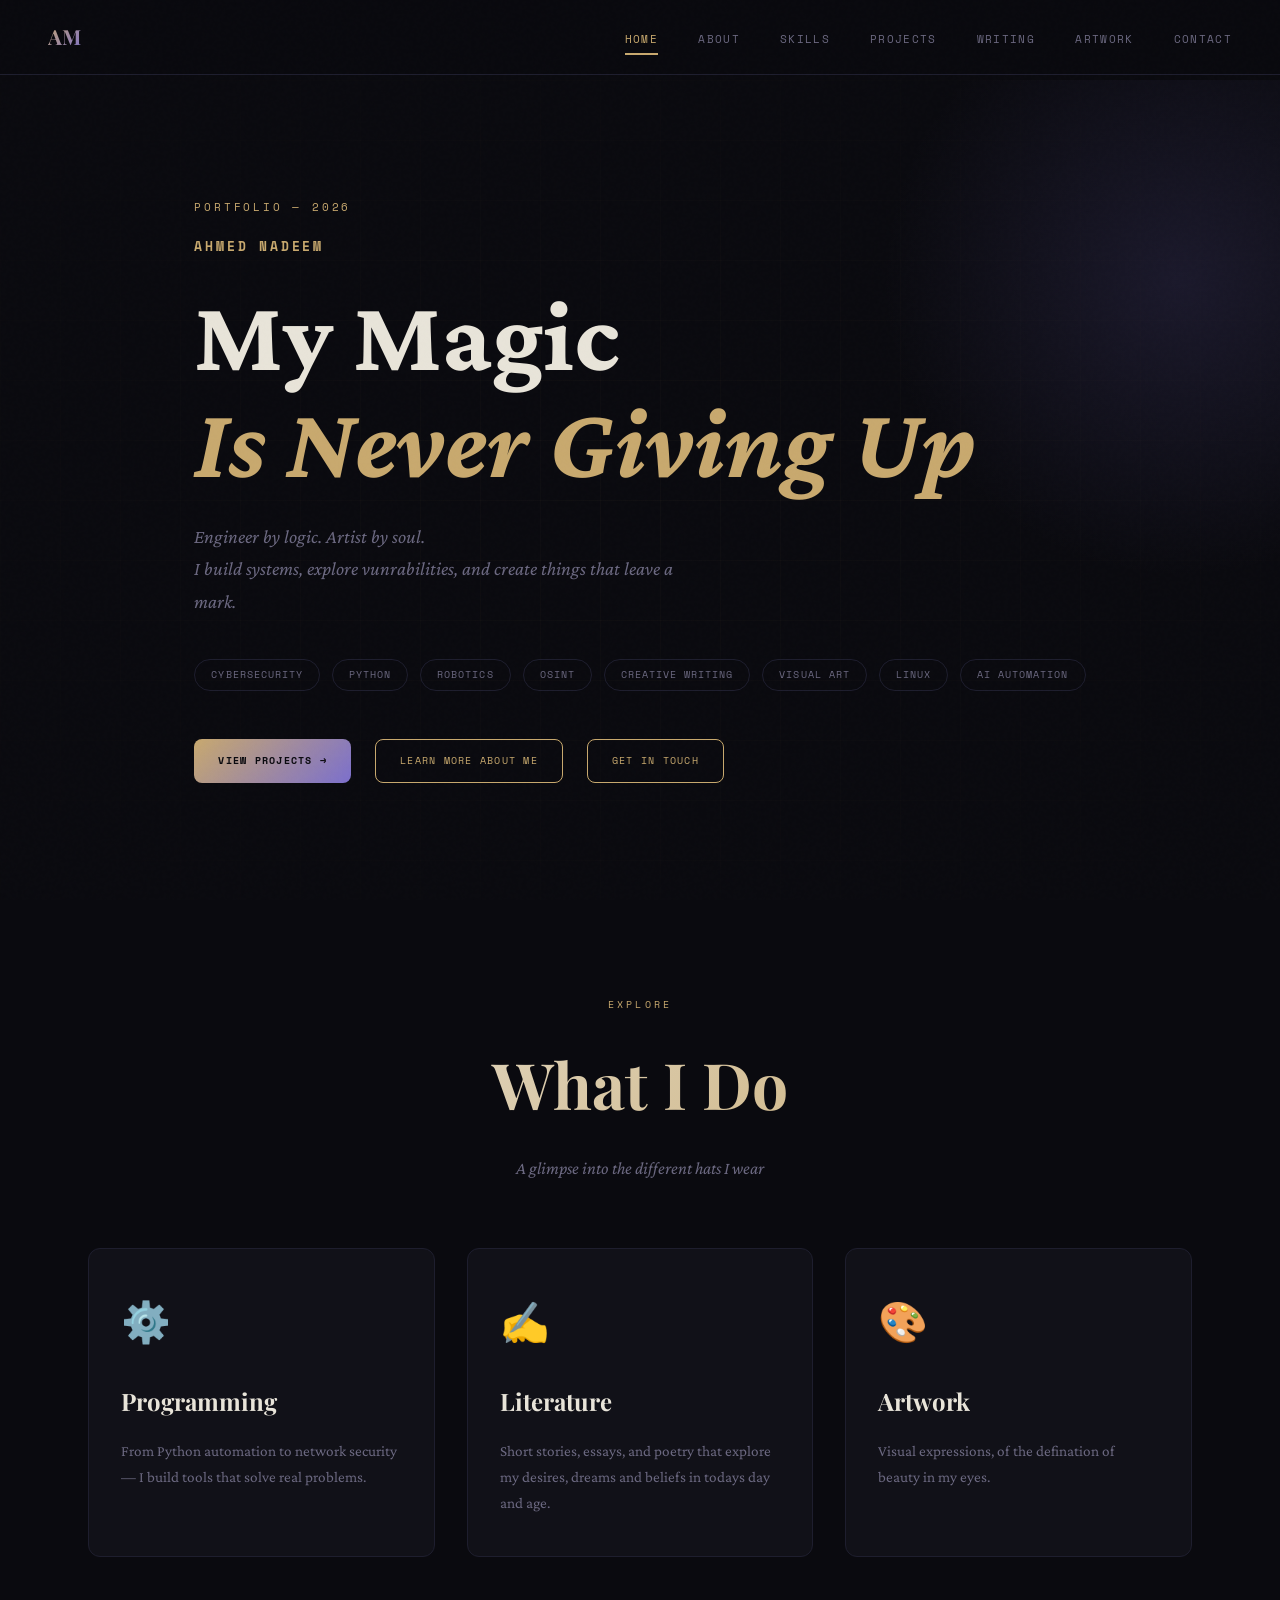
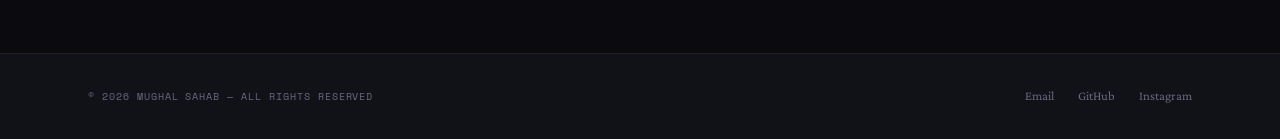
<file: index.html>
<!DOCTYPE html>
<html lang="en">
	<head>
		<meta charset="UTF-8">
		<meta name="viewport" content="width=device-width, initial-scale=1.0">
		<title>Ahmed Mughal — Portfolio</title>
		<link href="https://fonts.googleapis.com/css2?family=Playfair+Display:ital,wght@0,400;0,700;1,400&family=Space+Mono:wght@400;700&family=Crimson+Pro:ital,wght@0,300;0,400;1,300&display=swap" rel="stylesheet">
		<link rel="stylesheet" href="styles.css">
		<link rel="icon" type="ico" href="favicon.ico">
		<style>
			/* Hero Section */
			.hero {
				min-height: calc(100vh - 80px);
				display: flex;
				align-items: center;
				position: relative;
				overflow: hidden;
			}
			
			.hero-bg-grid {
				position: absolute;
				inset: 0;
				background-image:
				linear-gradient(rgba(200,169,110,0.03) 1px, transparent 1px),
				linear-gradient(90deg, rgba(200,169,110,0.03) 1px, transparent 1px);
				background-size: 60px 60px;
				mask-image: radial-gradient(ellipse 80% 80% at 50% 50%, black, transparent);
			}
			
			.hero-glow {
				position: absolute;
				width: 600px;
				height: 600px;
				background: radial-gradient(circle, rgba(124,111,205,0.15) 0%, transparent 70%);
				top: -100px;
				right: -200px;
				pointer-events: none;
			}
			
			.hero-content {
				position: relative;
				z-index: 1;
				max-width: 1200px;
				margin: 0 auto;
				padding: 4rem 3rem;
			}
			
			.hero-tag {
				font-family: 'Space Mono', monospace;
				font-size: 0.7rem;
				color: var(--accent);
				letter-spacing: 0.25em;
				text-transform: uppercase;
				margin-bottom: 1.5rem;
				opacity: 0;
				animation: fadeUp 0.8s 0.2s forwards;
			}
			
			.hero-title {
				font-family: 'Playfair Display', serif<link rel="icon" type="image/png" href="favicon.png">;
				font-size: clamp(3.5rem, 8vw, 7rem);
				line-height: 1.05;
				font-weight: 700;
				opacity: 0;
				animation: fadeUp 0.8s 0.4s forwards;
			}
			
			.hero-title em {
				font-style: italic;
				color: var(--accent);
			}
			
			.hero-description {
				margin-top: 1.5rem;
				font-size: 1.2rem;
				color: var(--muted);
				max-width: 520px;
				font-style: italic;
				opacity: 0;
				animation: fadeUp 0.8s 0.6s forwards;
			}
			
			.hero-skills {
				display: flex;
				flex-wrap: wrap;
				gap: 0.75rem;
				margin-top: 2.5rem;
				opacity: 0;
				animation: fadeUp 0.8s 0.8s forwards;
			}
			
			.skill-pill {
				font-family: 'Space Mono', monospace;
				font-size: 0.65rem;
				letter-spacing: 0.1em;
				padding: 0.4rem 1rem;
				border: 1px solid var(--border);
				border-radius: 999px;
				color: var(--muted);
				text-transform: uppercase;
				transition: all var(--transition);
			}
			
			.skill-pill:hover {
				border-color: var(--accent);
				color: var(--accent);
				background: rgba(200,169,110,0.05);
			}
			
			.hero-actions {
				display: flex;
				gap: 1.5rem;
				margin-top: 3rem;
				opacity: 0;
				animation: fadeUp 0.8s 1s forwards;
			}
			
			.featured-section {
				padding: 6rem 3rem;
				max-width: 1200px;
				margin: 0 auto;
			}
			
			.featured-grid {
				display: grid;
				grid-template-columns: repeat(3, 1fr);
				gap: 2rem;
				margin-top: 3rem;
			}
			
			.featured-card {
				background: var(--surface);
				border: 1px solid var(--border);
				border-radius: 12px;
				padding: 2.5rem 2rem;
				transition: all var(--transition);
				text-decoration: none;
				color: var(--text);
				display: block;
			}
			
			.featured-card:hover {
				transform: translateY(-4px);
				border-color: var(--accent);
			}
			
			.featured-icon {
				font-size: 2.5rem;
				margin-bottom: 1.5rem;
			}
			
			.featured-card-title {
				font-family: 'Playfair Display', serif;
				font-size: 1.5rem;
				margin-bottom: 1rem;
			}
			
			.featured-card-desc {
				color: var(--muted);
				font-size: 0.95rem;
				line-height: 1.7;
			}
			
			@keyframes fadeUp {
				from {
					opacity: 0;
					transform: translateY(24px);
				}
				to {
					opacity: 1;
					transform: translateY(0);
				}
			}
			
			@media (max-width: 768px) {
				.featured-grid {
					grid-template-columns: 1fr;
				}
				
				.hero-actions {
					flex-direction: column;
				}
			}
		</style>
	</head>
	<body>
		<nav>
			<a href="index.html" class="nav-logo">AM</a>
			<button class="mobile-menu-btn">☰</button>
			<ul class="nav-links">
				<li><a href="index.html">Home</a></li>
				<li><a href="about.html">About</a></li>
				<li><a href="skills.html">Skills</a></li>
				<li><a href="projects.html">Projects</a></li>
				<li><a href="writing.html">Writing</a></li>
				<li><a href="artwork.html">Artwork</a></li>
				<li><a href="contact.html">Contact</a></li>
			</ul>
		</nav>

		<main>
			<section class="hero">
				<div class="hero-bg-grid"></div>
				<div class="hero-glow"></div>
				<div class="hero-content">
					<div class="hero-tag">Portfolio — 2026 <br><br><h3>Ahmed Nadeem</h3></div>
					<h1 class="hero-title">My Magic<br><em>Is Never Giving Up</em></h1>
					<p class="hero-description">Engineer by logic. Artist by soul.<br>I build systems, explore vunrabilities, and create things that leave a mark.</p>
					<div class="hero-skills">
						<span class="skill-pill">Cybersecurity</span>
						<span class="skill-pill">Python</span>
						<span class="skill-pill">Robotics</span>
						<span class="skill-pill">OSINT</span>
						<span class="skill-pill">Creative Writing</span>
						<span class="skill-pill">Visual Art</span>
						<span class="skill-pill">Linux</span>
						<span class="skill-pill">AI Automation</span>
					</div>
					<div class="hero-actions">
						<a href="projects.html" class="btn btn-primary">View Projects →</a>
						<a href="about.html" class="btn">Learn more about me</a>
						<a href="contact.html" class="btn">Get In Touch</a>
					</div>
				</div>
			</section>

			<section class="featured-section">
				<div class="section-header">
					<div class="section-tag">Explore</div>
					<h2 class="section-title">What I Do</h2>
					<p class="section-subtitle">A glimpse into the different hats I wear</p>
				</div>
				<div class="featured-grid fade-in">
					<a href="skills.html" class="featured-card">
						<div class="featured-icon">⚙️</div>
						<h3 class="featured-card-title">Programming</h3>
						<p class="featured-card-desc">From Python automation to network security — I build tools that solve real problems.</p>
					</a>
					<a href="writing.html" class="featured-card">
						<div class="featured-icon">✍️</div>
						<h3 class="featured-card-title">Literature</h3>
						<p class="featured-card-desc">Short stories, essays, and poetry that explore my desires, dreams and beliefs in todays day and age.</p>
					</a>
					<a href="artwork.html" class="featured-card">
						<div class="featured-icon">🎨</div>
						<h3 class="featured-card-title">Artwork</h3>
						<p class="featured-card-desc">Visual expressions, of the defination of beauty in my eyes.</p>
					</a>
				</div>
			</section>
		</main>

		<footer>
			<div class="footer-content">
				<p class="footer-text">© 2026 Mughal Sahab — All rights reserved</p>
				<div class="footer-links">
					<a href="mailto:an358138@gmail.com">Email</a>
					<a href="https://github.com/Ahmed-Nadeem-Mughal" target="_blank">GitHub</a>
					<a href="https://www.instagram.com/the._.mughal/" target="_blank">Instagram</a>
				</div>
			</div>
		</footer>

		<script src="script.js"></script>
	</body>
</html>
</file>
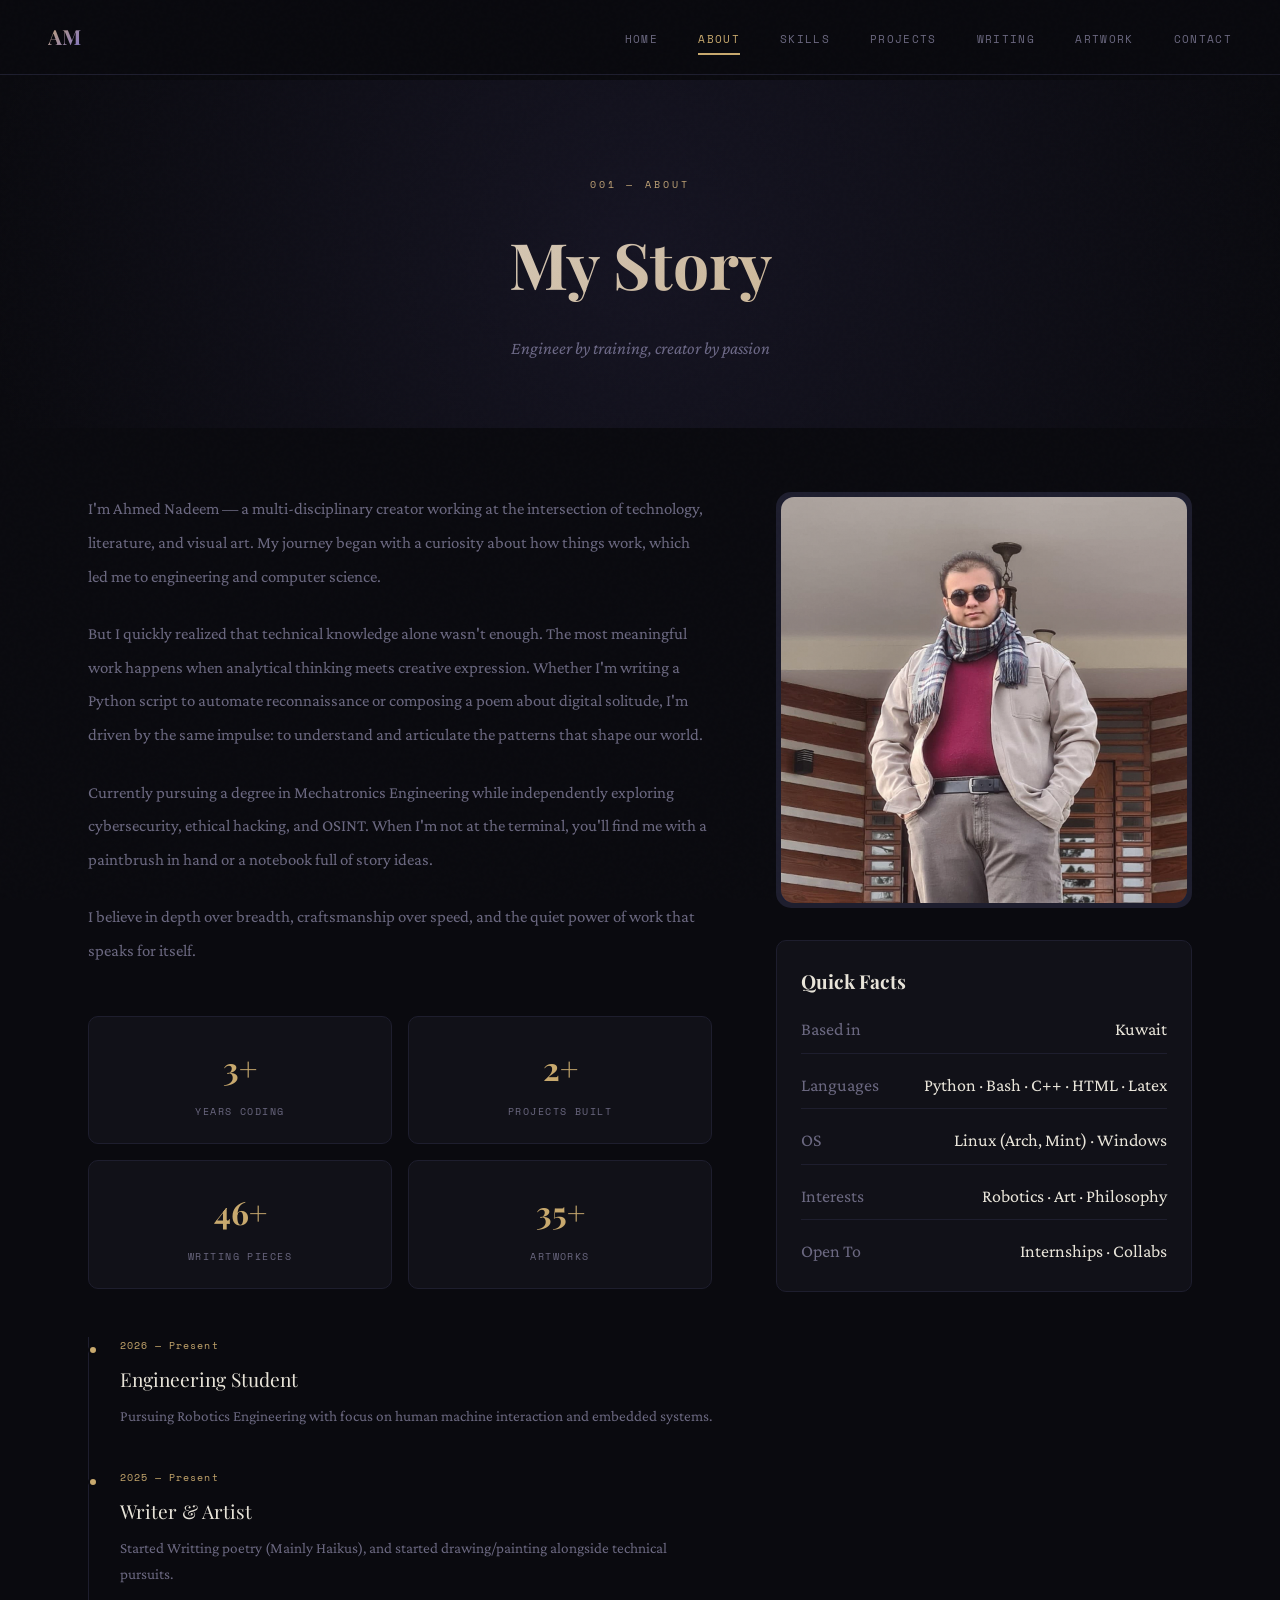
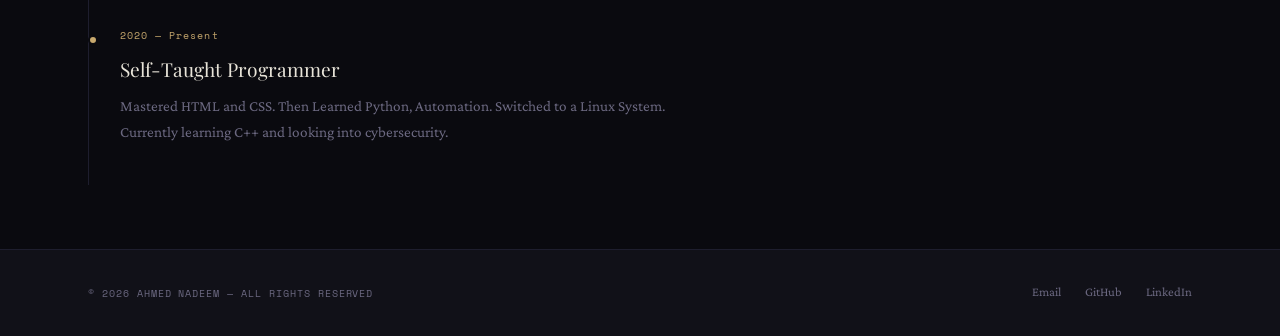
<file: about.html>
<!DOCTYPE html>
<html lang="en">
	<head>
		<meta charset="UTF-8">
		<meta name="viewport" content="width=device-width, initial-scale=1.0">
		<title>About — Mughal Sahab</title>
		<link href="https://fonts.googleapis.com/css2?family=Playfair+Display:ital,wght@0,400;0,700;1,400&family=Space+Mono:wght@400;700&family=Crimson+Pro:ital,wght@0,300;0,400;1,300&display=swap" rel="stylesheet">
		<link rel="stylesheet" href="styles.css">
		<link rel="icon" type="ico" href="favicon.ico">
		<style>
			.about-layout {
				display: grid;
				grid-template-columns: 3fr 2fr;
				gap: 4rem;
				align-items: start;
			}
			
			.about-image {
				position: sticky;
				top: 100px;
			}
			
			.image-placeholder {
				aspect-ratio: 1/1;
				background: linear-gradient(135deg, #1a1a2e, #16213e);
				border: 5px solid var(--border);
				border-radius: 15px;
				display: flex;
				align-items: center;
				justify-content: center;
				color: var(--muted);
				font-family: 'Space Mono', monospace;
				font-size: 0.7rem;
				letter-spacing: 0.1em;
				text-transform: uppercase;
			}
			
			.bio-text {
				color: var(--muted);
				font-size: 1.05rem;
				line-height: 2;
			}
			
			.bio-text p {
				margin-bottom: 1.5rem;
			}
			
			.stats-grid {
				display: grid;
				grid-template-columns: repeat(2, 1fr);
				gap: 1rem;
				margin-top: 3rem;
			}
			
			.stat-card {
				background: var(--surface);
				border: 1px solid var(--border);
				border-radius: 10px;
				padding: 1.5rem;
				text-align: center;
			}
			
			.stat-number {
				font-family: 'Playfair Display', serif;
				font-size: 2rem;
				color: var(--accent);
				font-weight: 700;
			}
			
			.stat-label {
				font-family: 'Space Mono', monospace;
				font-size: 0.6rem;
				letter-spacing: 0.15em;
				text-transform: uppercase;
				color: var(--muted);
				margin-top: 0.5rem;
			}
			
			.timeline {
				margin-top: 3rem;
				position: relative;
				padding-left: 2rem;
			}
			
			.timeline::before {
				content: '';
				position: absolute;
				left: 0;
				top: 0;
				bottom: 0;
				width: 1px;
				background: var(--border);
			}
			
			.timeline-item {
				position: relative;
				padding-bottom: 2.5rem;
			}
			
			.timeline-item::before {
				content: '';
				position: absolute;
				left: -2rem;
				top: 0.5rem;
				width: 10px;
				height: 10px;
				border-radius: 50%;
				background: var(--accent);
				border: 2px solid var(--bg);
			}
			
			.timeline-year {
				font-family: 'Space Mono', monospace;
				font-size: 0.65rem;
				color: var(--accent);
				letter-spacing: 0.1em;
				margin-bottom: 0.5rem;
			}
			
			.timeline-title {
				font-family: 'Playfair Display', serif;
				font-size: 1.2rem;
				margin-bottom: 0.5rem;
			}
			
			.timeline-desc {
				color: var(--muted);
				font-size: 0.95rem;
			}
			
			@media (max-width: 768px) {
				.about-layout {
					grid-template-columns: 1fr;
				}
				
				.about-image {
					position: static;
				}
			}
		</style>
	</head>
	<body>
		<nav>
			<a href="index.html" class="nav-logo">AM</a>
			<button class="mobile-menu-btn">☰</button>
			<ul class="nav-links">
				<li><a href="index.html">Home</a></li>
				<li><a href="about.html">About</a></li>
				<li><a href="skills.html">Skills</a></li>
				<li><a href="projects.html">Projects</a></li>
				<li><a href="writing.html">Writing</a></li>
				<li><a href="artwork.html">Artwork</a></li>
				<li><a href="contact.html">Contact</a></li>
			</ul>
		</nav>

		<main>
			<div class="page-header">
				<div class="section-tag">001 — About</div>
				<h1 class="section-title">My Story</h1>
				<p class="section-subtitle">Engineer by training, creator by passion</p>
			</div>

			<section class="section-container">
				<div class="about-layout fade-in">
					<div class="about-text">
						<div class="bio-text">
							<p>I'm Ahmed Nadeem — a multi-disciplinary creator working at the intersection of technology, literature, and visual art. My journey began with a curiosity about how things work, which led me to engineering and computer science.</p>

							<p>But I quickly realized that technical knowledge alone wasn't enough. The most meaningful work happens when analytical thinking meets creative expression. Whether I'm writing a Python script to automate reconnaissance or composing a poem about digital solitude, I'm driven by the same impulse: to understand and articulate the patterns that shape our world.</p>

							<p>Currently pursuing a degree in Mechatronics Engineering while independently exploring cybersecurity, ethical hacking, and OSINT. When I'm not at the terminal, you'll find me with a paintbrush in hand or a notebook full of story ideas.</p>

							<p>I believe in depth over breadth, craftsmanship over speed, and the quiet power of work that speaks for itself.</p>
						</div>

						<div class="stats-grid">
							<div class="stat-card">
								<div class="stat-number">3+</div>
								<div class="stat-label">Years Coding</div>
							</div>
							<div class="stat-card">
								<div class="stat-number">2+</div>
								<div class="stat-label">Projects Built</div>
							</div>
							<div class="stat-card">
								<div class="stat-number">46+</div>
								<div class="stat-label">Writing Pieces</div>
							</div>
							<div class="stat-card">
								<div class="stat-number">35+</div>
								<div class="stat-label">Artworks</div>
							</div>
						</div>

						<div class="timeline">
							<div class="timeline-item">
								<div class="timeline-year">2026 — Present</div>
								<div class="timeline-title">Engineering Student</div>
								<div class="timeline-desc">Pursuing Robotics Engineering with focus on human machine interaction and embedded systems.</div>
							</div>
							<div class="timeline-item">
								<div class="timeline-year">2025 — Present</div>
								<div class="timeline-title">Writer & Artist</div>
								<div class="timeline-desc">Started Writting poetry (Mainly Haikus), and started drawing/painting alongside technical pursuits.</div>
							</div>
							<div class="timeline-item">
								<div class="timeline-year">2020 — Present</div>
								<div class="timeline-title">Self-Taught Programmer</div>
								<div class="timeline-desc">Mastered HTML and CSS. Then Learned Python, Automation. Switched to a Linux System. Currently learning C++ and looking into cybersecurity.</div>
							</div>
						</div>
					</div>

					<div class="about-image">
						<div class="image-placeholder">
							<img src="About-IMG.jpeg" alt="The Man Himeself." style="border-radius: 13px; max-width: 100%; height:auto;">
						</div>
						<div style="margin-top: 2rem; padding: 1.5rem; background: var(--surface); border: 1px solid var(--border); border-radius: 10px;">
							<h3 style="font-family: 'Playfair Display', serif; margin-bottom: 1rem; font-size: 1.2rem;">Quick Facts</h3>
							<div style="display: flex; flex-direction: column; gap: 1rem;">
								<div style="display: flex; justify-content: space-between; padding-bottom: 0.5rem; border-bottom: 1px solid var(--border);">
									<span style="color: var(--muted);">Based in</span>
									<span>Kuwait</span>
								</div>
								<div style="display: flex; justify-content: space-between; padding-bottom: 0.5rem; border-bottom: 1px solid var(--border);">
									<span style="color: var(--muted);">Languages</span>
									<span>Python · Bash · C++ · HTML · Latex</span>
								</div>
								<div style="display: flex; justify-content: space-between; padding-bottom: 0.5rem; border-bottom: 1px solid var(--border);">
									<span style="color: var(--muted);">OS</span>
									<span>Linux (Arch, Mint) · Windows</span>
								</div>
								<div style="display: flex; justify-content: space-between; padding-bottom: 0.5rem; border-bottom: 1px solid var(--border);">
									<span style="color: var(--muted);">Interests</span>
									<span>Robotics · Art · Philosophy</span>
								</div>
								<div style="display: flex; justify-content: space-between;">
									<span style="color: var(--muted);">Open To</span>
									<span>Internships · Collabs</span>
								</div>
							</div>
						</div>
					</div>
				</div>
			</section>
		</main>

		<footer>
			<div class="footer-content">
				<p class="footer-text">© 2026 Ahmed Nadeem — All rights reserved</p>
				<div class="footer-links">
					<a href="mailto:your@email.com">Email</a>
					<a href="https://github.com/" target="_blank">GitHub</a>
					<a href="https://linkedin.com/" target="_blank">LinkedIn</a>
				</div>
			</div>
		</footer>

		<script src="script.js"></script>
	</body>
</html>
</file>
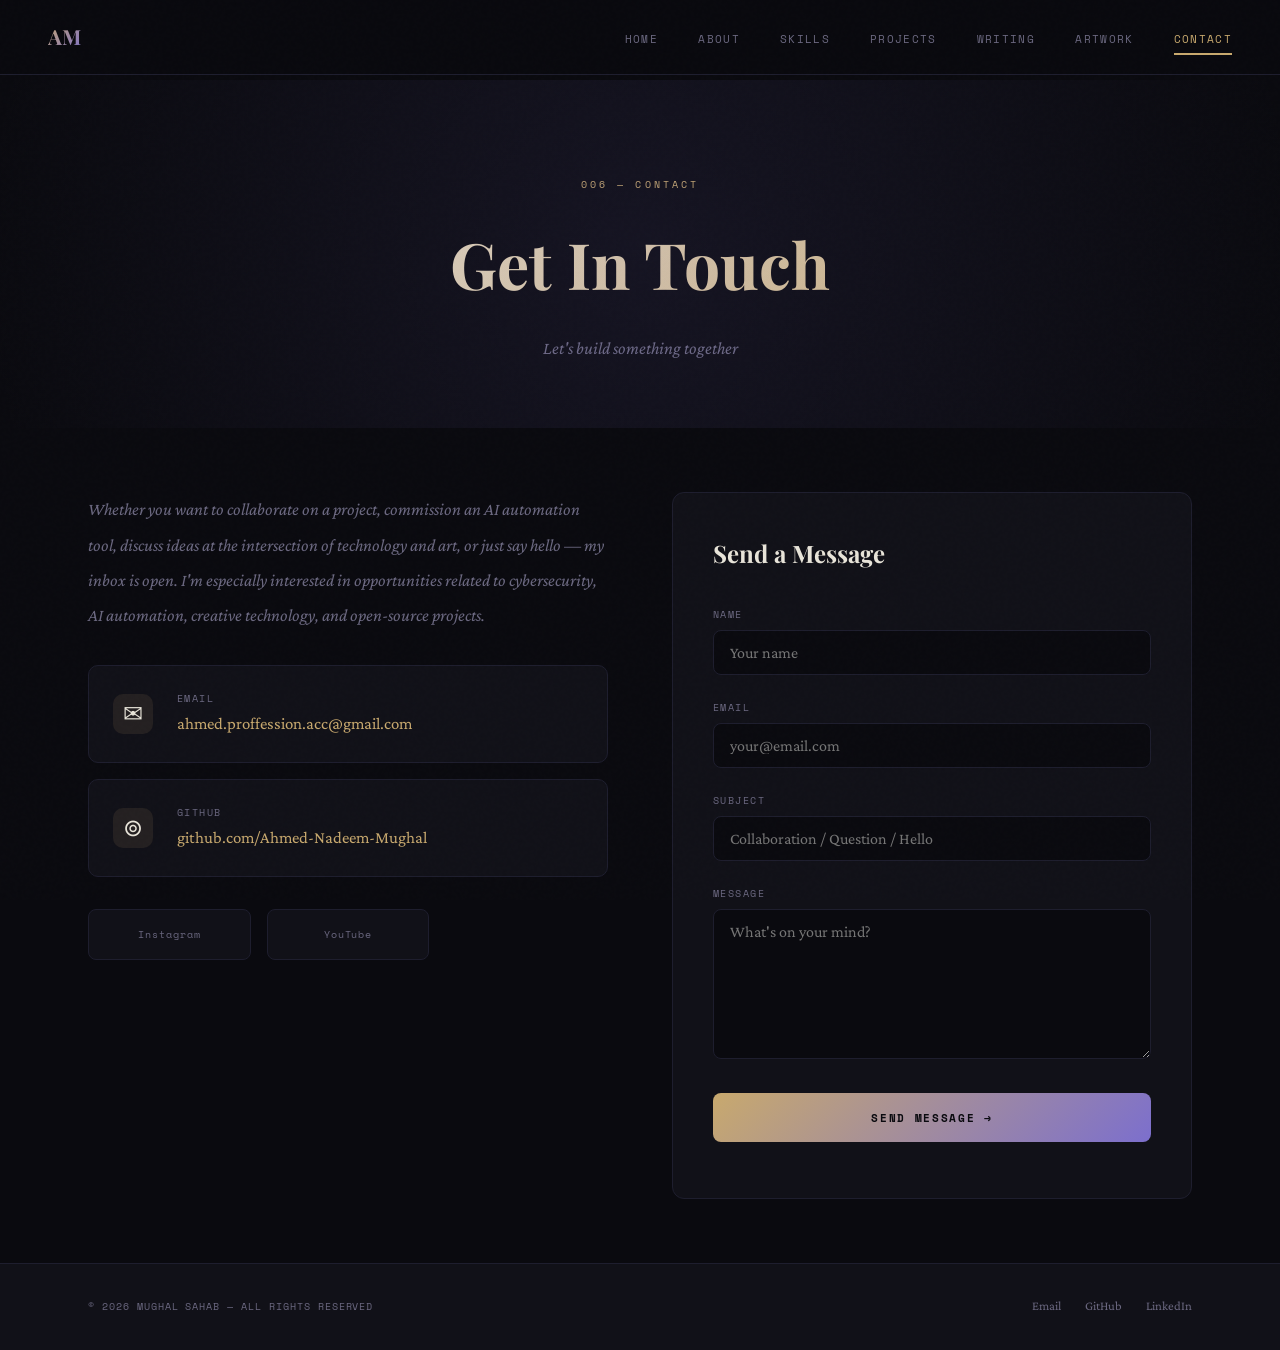
<file: contact.html>
<!DOCTYPE html>
<html lang="en">
	<head>
		<meta charset="UTF-8">
		<meta name="viewport" content="width=device-width, initial-scale=1.0">
		<title>Contact — Ahmed Mughal</title>
		<link href="https://fonts.googleapis.com/css2?family=Playfair+Display:ital,wght@0,400;0,700;1,400&family=Space+Mono:wght@400;700&family=Crimson+Pro:ital,wght@0,300;0,400;1,300&display=swap" rel="stylesheet">
		<link rel="stylesheet" href="styles.css">
		<link rel="icon" type="ico" href="favicon.ico">
		<style>
			.contact-layout {
				display: grid;
				grid-template-columns: 1fr 1fr;
				gap: 4rem;
			}
			
			.contact-message {
				font-size: 1.1rem;
				color: var(--muted);
				font-style: italic;
				line-height: 2;
				margin-bottom: 2rem;
			}
			
			.contact-methods {
				display: flex;
				flex-direction: column;
				gap: 1rem;
			}
			
			.contact-method {
				display: flex;
				align-items: center;
				gap: 1.5rem;
				padding: 1.5rem;
				background: var(--surface);
				border: 1px solid var(--border);
				border-radius: 10px;
				text-decoration: none;
				color: var(--text);
				transition: all var(--transition);
			}
			
			.contact-method:hover {
				border-color: var(--accent);
				transform: translateX(8px);
				background: rgba(200,169,110,0.03);
			}
			
			.contact-method-icon {
				font-size: 1.5rem;
				width: 40px;
				height: 40px;
				display: flex;
				align-items: center;
				justify-content: center;
				background: rgba(200,169,110,0.1);
				border-radius: 10px;
			}
			
			.contact-method-label {
				font-family: 'Space Mono', monospace;
				font-size: 0.6rem;
				letter-spacing: 0.15em;
				text-transform: uppercase;
				color: var(--muted);
				margin-bottom: 0.2rem;
			}
			
			.contact-method-value {
				font-size: 1.05rem;
				color: var(--accent);
			}
			
			.contact-form {
				background: var(--surface);
				border: 1px solid var(--border);
				border-radius: 12px;
				padding: 2.5rem;
			}
			
			.form-title {
				font-family: 'Playfair Display', serif;
				font-size: 1.5rem;
				margin-bottom: 2rem;
			}
			
			.form-group {
				margin-bottom: 1.5rem;
			}
			
			.form-label {
				font-family: 'Space Mono', monospace;
				font-size: 0.6rem;
				letter-spacing: 0.15em;
				text-transform: uppercase;
				color: var(--muted);
				margin-bottom: 0.5rem;
				display: block;
			}
			
			.form-input,
			.form-textarea {
				width: 100%;
				padding: 0.8rem 1rem;
				background: var(--bg);
				border: 1px solid var(--border);
				border-radius: 8px;
				color: var(--text);
				font-family: 'Crimson Pro', serif;
				font-size: 1rem;
				transition: border-color var(--transition);
			}
			
			.form-input:focus,
			.form-textarea:focus {
				outline: none;
				border-color: var(--accent);
			}
			
			.form-textarea {
				min-height: 150px;
				resize: vertical;
			}
			
			.form-submit {
				width: 100%;
				padding: 1rem;
				background: linear-gradient(135deg, var(--accent), var(--accent2));
				border: none;
				border-radius: 8px;
				color: var(--bg);
				font-family: 'Space Mono', monospace;
				font-size: 0.7rem;
				letter-spacing: 0.15em;
				text-transform: uppercase;
				cursor: pointer;
				transition: all var(--transition);
				font-weight: 700;
			}
			
			.form-submit:hover {
				transform: translateY(-2px);
				box-shadow: 0 10px 30px rgba(200,169,110,0.3);
			}
			
			.social-grid {
				display: grid;
				grid-template-columns: repeat(3, 1fr);
				gap: 1rem;
				margin-top: 2rem;
			}
			
			.social-link {
				display: flex;
				align-items: center;
				justify-content: center;
				gap: 0.5rem;
				padding: 1rem;
				background: var(--surface);
				border: 1px solid var(--border);
				border-radius: 8px;
				text-decoration: none;
				color: var(--muted);
				font-family: 'Space Mono', monospace;
				font-size: 0.6rem;
				letter-spacing: 0.1em;
				transition: all var(--transition);
			}
			
			.social-link:hover {
				border-color: var(--accent);
				color: var(--accent);
			}
			
			@media (max-width: 768px) {
				.contact-layout {
					grid-template-columns: 1fr;
				}
				
				.social-grid {
					grid-template-columns: repeat(2, 1fr);
				}
			}
		</style>
	</head>
	<body>
		<nav>
			<a href="index.html" class="nav-logo">AM</a>
			<button class="mobile-menu-btn">☰</button>
			<ul class="nav-links">
				<li><a href="index.html">Home</a></li>
				<li><a href="about.html">About</a></li>
				<li><a href="skills.html">Skills</a></li>
				<li><a href="projects.html">Projects</a></li>
				<li><a href="writing.html">Writing</a></li>
				<li><a href="artwork.html">Artwork</a></li>
				<li><a href="contact.html">Contact</a></li>
			</ul>
		</nav>

		<main>
			<div class="page-header">
				<div class="section-tag">006 — Contact</div>
				<h1 class="section-title">Get In Touch</h1>
				<p class="section-subtitle">Let's build something together</p>
			</div>

			<section class="section-container">
				<div class="contact-layout fade-in">
					<div>
						<p class="contact-message">
							Whether you want to collaborate on a project, commission an AI automation
							tool, discuss ideas at the intersection of technology and art, or just say
							hello — my inbox is open. I'm especially interested in opportunities related
							to cybersecurity, AI automation, creative technology, and open-source projects.
						</p>

						<div class="contact-methods">
							<a href="mailto:ahmed.proffession.acc@gmail.com" class="contact-method">
								<div class="contact-method-icon">✉</div>
								<div>
									<div class="contact-method-label">Email</div>
									<div class="contact-method-value">ahmed.proffession.acc@gmail.com</div>
								</div>
							</a>

							<a href="https://github.com/Ahmed-Nadeem-Mughal" target="_blank" class="contact-method">
								<div class="contact-method-icon">⊚</div>
								<div>
									<div class="contact-method-label">GitHub</div>
									<div class="contact-method-value">github.com/Ahmed-Nadeem-Mughal</div>
								</div>
							</a>

							<!--<a href="https://linkedin.com/" target="_blank" class="contact-method">
								<div class="contact-method-icon">◈</div>
								<div>
									<div class="contact-method-label">LinkedIn</div>
									<div class="contact-method-value">linkedin.com/in/yourprofile</div>
								</div>
							</a>-->
						</div>

						<div class="social-grid">
							<!--<a href="#" class="social-link">Twitter</a>
							<a href="#" class="social-link">Discord</a>-->
							<a href="https://www.instagram.com/the._.mughal?utm_source=qr&igsh=MW52Mzk0aHRobjBxZw%3D%3D" target="_blank" class="social-link">Instagram</a>
							<a href="https://www.youtube.com/@the.unique.mughal" target="_blank" class="social-link">YouTube</a>
						</div>
					</div>

					<div class="contact-form">
						<h3 class="form-title">Send a Message</h3>
						<form id="contact-form">
							<div class="form-group">
								<label class="form-label" for="name">Name</label>
								<input type="text" id="name" class="form-input" placeholder="Your name" required>
							</div>

							<div class="form-group">
								<label class="form-label" for="email">Email</label>
								<input type="email" id="email" class="form-input" placeholder="your@email.com" required>
							</div>

							<div class="form-group">
								<label class="form-label" for="subject">Subject</label>
								<input type="text" id="subject" class="form-input" placeholder="Collaboration / Question / Hello">
							</div>

							<div class="form-group">
								<label class="form-label" for="message">Message</label>
								<textarea id="message" class="form-textarea" placeholder="What's on your mind?" required></textarea>
							</div>

							<button type="submit" class="form-submit">Send Message →</button>
							<div id="form-status" style="margin-top: 1rem; font-family: 'Space Mono', monospace; font-size: 0.85rem;"></div>
						</form>
					</div>
				</div>
			</section>
		</main>

		<footer>
			<div class="footer-content">
				<p class="footer-text">© 2026 Mughal Sahab — All rights reserved</p>
				<div class="footer-links">
					<a href="mailto:your@email.com">Email</a>
					<a href="https://github.com/" target="_blank">GitHub</a>
					<a href="https://linkedin.com/" target="_blank">LinkedIn</a>
				</div>
			</div>
		</footer>

		<script src="script.js"></script>
	</body>
</html>
</file>
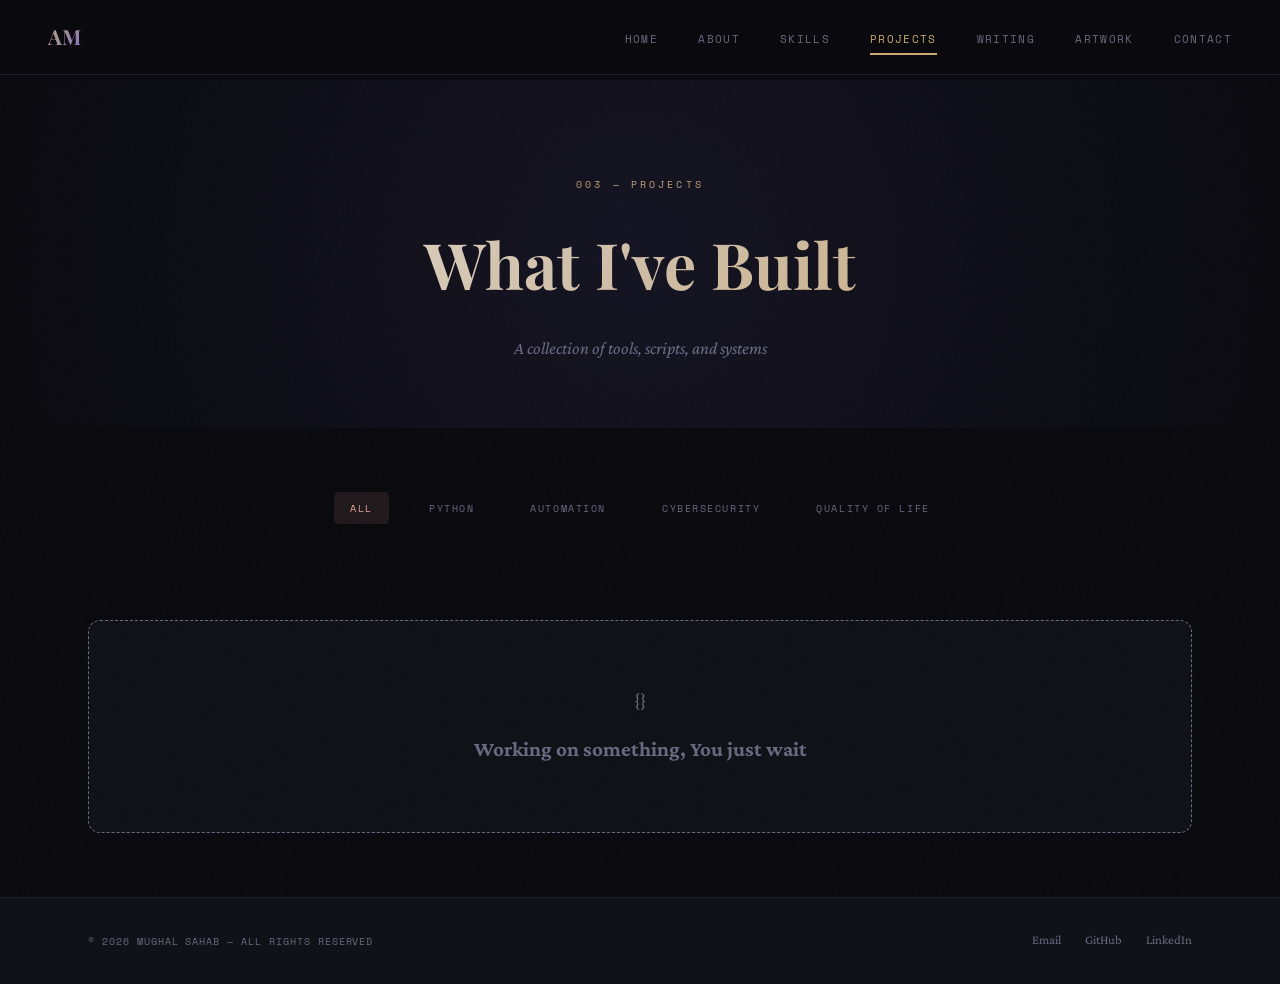
<file: projects.html>
<!DOCTYPE html>
<html lang="en">
	<head>
		<meta charset="UTF-8">
		<meta name="viewport" content="width=device-width, initial-scale=1.0">
		<title>Projects — Ahmed Mughal</title>
		<link href="https://fonts.googleapis.com/css2?family=Playfair+Display:ital,wght@0,400;0,700;1,400&family=Space+Mono:wght@400;700&family=Crimson+Pro:ital,wght@0,300;0,400;1,300&display=swap" rel="stylesheet">
		<link rel="stylesheet" href="styles.css">
		<link rel="icon" type="ico" href="favicon.ico">
		<style>
			.project-card {
				background: var(--surface);
				border: 1px solid var(--border);
				border-radius: 12px;
				padding: 2.5rem;
				transition: all var(--transition);
				position: relative;
				overflow: hidden;
				margin-bottom: 2rem;
			}
			
			.project-card::before {
				content: '';
				position: absolute;
				inset: 0;
				background: linear-gradient(135deg, rgba(124,111,205,0.05), transparent);
				opacity: 0;
				transition: opacity var(--transition);
			}
			
			.project-card:hover {
				transform: translateY(-4px);
				border-color: var(--accent2);
			}
			
			.project-card:hover::before {
				opacity: 1;
			}
			
			.project-header {
				display: flex;
				justify-content: space-between;
				align-items: flex-start;
				margin-bottom: 1.5rem;
			}
			
			.project-status {
				font-family: 'Space Mono', monospace;
				font-size: 0.6rem;
				letter-spacing: 0.15em;
				text-transform: uppercase;
				padding: 0.3rem 0.8rem;
				border-radius: 4px;
				background: rgba(78,205,196,0.1);
				color: var(--code);
				border: 1px solid rgba(78,205,196,0.3);
			}
			
			.project-status.wip {
				background: rgba(200,169,110,0.1);
				color: var(--accent);
				border-color: rgba(200,169,110,0.3);
			}
			
			.project-title {
				font-family: 'Playfair Display', serif;
				font-size: 1.8rem;
				margin-bottom: 1rem;
			}
			
			.project-description {
				color: var(--muted);
				font-size: 1.05rem;
				line-height: 1.8;
				margin-bottom: 1.5rem;
			}
			
			.project-tech {
				display: flex;
				flex-wrap: wrap;
				gap: 0.5rem;
				margin-bottom: 1.5rem;
			}
			
			.tech-tag {
				font-family: 'Space Mono', monospace;
				font-size: 0.6rem;
				padding: 0.3rem 0.7rem;
				border: 1px solid var(--border);
				border-radius: 4px;
				color: var(--muted);
			}
			
			.project-links {
				display: flex;
				gap: 1rem;
			}
			
			.project-link {
				font-family: 'Space Mono', monospace;
				font-size: 0.6rem;
				letter-spacing: 0.1em;
				text-transform: uppercase;
				color: var(--accent);
				text-decoration: none;
				padding: 0.5rem 1rem;
				border: 1px solid var(--accent);
				border-radius: 6px;
				transition: all var(--transition);
			}
			
			.project-link:hover {
				background: var(--accent);
				color: var(--bg);
			}
			
			.project-filters {
				grid-column: 1/-1;
				display: flex;
				gap: 1.5rem;
				justify-content: center;
				margin-bottom: 3rem;
			}
			
			.filter-btn {
				font-family: 'Space Mono', monospace;
				font-size: 0.65rem;
				letter-spacing: 0.15em;
				text-transform: uppercase;
				color: var(--muted);
				background: none;
				border: none;
				cursor: pointer;
				padding: 0.5rem 1rem;
				border-radius: 4px;
				transition: all var(--transition);
			}
			
			.filter-btn:hover,
			.filter-btn.active {
				color: var(--lit);
				background: rgba(232,165,152,0.1);
			}
		</style>
	</head>
	<body>
		<nav>
			<a href="index.html" class="nav-logo">AM</a>
			<button class="mobile-menu-btn">☰</button>
			<ul class="nav-links">
				<li><a href="index.html">Home</a></li>
				<li><a href="about.html">About</a></li>
				<li><a href="skills.html">Skills</a></li>
				<li><a href="projects.html">Projects</a></li>
				<li><a href="writing.html">Writing</a></li>
				<li><a href="artwork.html">Artwork</a></li>
				<li><a href="contact.html">Contact</a></li>
			</ul>
		</nav>

		<main>
			<div class="page-header">
				<div class="section-tag">003 — Projects</div>
				<h1 class="section-title">What I've Built</h1>
				<p class="section-subtitle">A collection of tools, scripts, and systems</p>
			</div>

			<section class="section-container grid-2">

				<div class="project-filters">
					<button class="filter-btn active" data-filter="all">All</button>
					<button class="filter-btn" data-filter="python">Python</button>
					<button class="filter-btn" data-filter="automation">Automation</button>
					<button class="filter-btn" data-filter="cybersecurity">Cybersecurity</button>
					<button class="filter-btn" data-filter="quality-of-life">Quality of life</button>
				</div>

				<!--<div class="project-card fade-in" data-category="python">
					<div class="project-header">
						<span class="project-status">Completed</span>
					</div>
					<h2 class="project-title">Network Scanner & Banner Grabber</h2>
					<p class="project-description">A custom port scanner built from scratch using raw Python sockets. Features multi-threaded scanning for speed, service fingerprinting through banner grabbing, and an exportable report generator. Built to understand the fundamentals of network reconnaissance without relying on existing tools.</p>
					<div class="project-tech">
						<span class="tech-tag">Python</span>
						<span class="tech-tag">Sockets</span>
						<span class="tech-tag">Threading</span>
						<span class="tech-tag">Argparse</span>
						<span class="tech-tag">JSON</span>
					</div>
					<div class="project-links">
						<a href="#" class="project-link">GitHub →</a>
						<a href="#" class="project-link">Demo →</a>
					</div>
				</div>

				<div class="project-card fade-in">
					<div class="project-header">
						<span class="project-status">Completed</span>
					</div>
					<h2 class="project-title">OSINT Username Harvester</h2>
					<p class="project-description">Automated reconnaissance tool that checks username availability across 50+ social media platforms. Aggregates public profile data, analyzes online presence patterns, and generates a comprehensive OSINT report. Designed for ethical penetration testing and personal digital footprint assessment.</p>
					<div class="project-tech">
						<span class="tech-tag">Python</span>
						<span class="tech-tag">Requests</span>
						<span class="tech-tag">BeautifulSoup</span>
						<span class="tech-tag">Regex</span>
					</div>
					<div class="project-links">
						<a href="#" class="project-link">GitHub →</a>
					</div>
				</div>

				<div class="project-card fade-in">
					<div class="project-header">
						<span class="project-status wip">In Progress</span>
					</div>
					<h2 class="project-title">Arch Linux Hardening Toolkit</h2>
					<p class="project-description">A comprehensive Bash automation suite for securing Arch Linux installations. Covers firewall configuration (iptables/nftables), service hardening, kernel parameter tuning, file permission auditing, and automated security reporting. Designed to be modular and extensible for different threat models.</p>
					<div class="project-tech">
						<span class="tech-tag">Bash</span>
						<span class="tech-tag">iptables</span>
						<span class="tech-tag">systemd</span>
						<span class="tech-tag">Linux</span>
					</div>
					<div class="project-links">
						<a href="#" class="project-link">GitHub →</a>
					</div>
				</div>

				<div class="project-card fade-in">
					<div class="project-header">
						<span class="project-status">Completed</span>
					</div>
					<h2 class="project-title">Personal Blog Engine</h2>
					<p class="project-description">A lightweight static site generator written in Python. Converts Markdown files to HTML with support for code syntax highlighting, custom templates, and RSS feed generation. Powers my personal blog where I write about cybersecurity, programming, and the creative process.</p>
					<div class="project-tech">
						<span class="tech-tag">Python</span>
						<span class="tech-tag">Markdown</span>
						<span class="tech-tag">Jinja2</span>
						<span class="tech-tag">HTML/CSS</span>
					</div>
					<div class="project-links">
						<a href="#" class="project-link">GitHub →</a>
						<a href="#" class="project-link">Live Site →</a>
					</div>
				</div>
				 AI AUTOMATION
				<div class="project-card fade-in">
					<div class="project-header">
						<span class="project-status">Available</span>
					</div>
					<h2 class="project-title">Document Intelligence Pipeline</h2>
					<p class="project-description">Feed it a PDF, contract, report, or any text document — get back a structured summary, extracted key facts, or answers to specific questions. Built with the Claude API and Python. Useful for law firms, researchers, or anyone drowning in paperwork.</p>
					<div class="project-tech">
						<span class="tech-tag">Python</span>
						<span class="tech-tag">Claude API</span>
						<span class="tech-tag">PDF Parsing</span>
						<span class="tech-tag">JSON</span>
					</div>
					<div class="project-links">
						<a href="contact.html" class="project-link">Commission →</a>
					</div>
				</div>

				<div class="project-card fade-in">
					<div class="project-header">
						<span class="project-status">Available</span>
					</div>
					<h2 class="project-title">Workflow & Email Automation</h2>
					<p class="project-description">Automate inbox triage, draft replies, summarize long threads, or route messages based on content — all running in the background without manual input. Connects your existing tools together using Python and AI APIs so repetitive decisions make themselves.</p>
					<div class="project-tech">
						<span class="tech-tag">Python</span>
						<span class="tech-tag">AI API</span>
						<span class="tech-tag">SMTP</span>
						<span class="tech-tag">Automation</span>
					</div>
					<div class="project-links">
						<a href="contact.html" class="project-link">Commission →</a>
					</div>
				</div>

				<div class="project-card fade-in">
					<div class="project-header">
						<span class="project-status wip">In Progress</span>
					</div>
					<h2 class="project-title">OSINT + AI Analysis Pipeline</h2>
					<p class="project-description">Combines open-source intelligence gathering with AI-powered analysis. Automates the collection of public data, surfaces patterns a human would miss, and generates structured reports from raw web sources. Built on top of existing Python OSINT tooling with an AI reasoning layer on top.</p>
					<div class="project-tech">
						<span class="tech-tag">Python</span>
						<span class="tech-tag">OSINT</span>
						<span class="tech-tag">Claude API</span>
						<span class="tech-tag">BeautifulSoup</span>
					</div>
					<div class="project-links">
						<a href="contact.html" class="project-link">Inquire →</a>
					</div>
				</div>

				<div class="project-card fade-in">
					<div class="project-header">
						<span class="project-status">Available</span>
					</div>
					<h2 class="project-title">Custom Automation Builds</h2>
					<p class="project-description">Have a repetitive workflow that should be automated but don't know where to start? Describe the problem and I'll scope a solution. Previous builds have covered data extraction, report generation, scheduled scraping, and AI-assisted classification tasks.</p>
					<div class="project-tech">
						<span class="tech-tag">Python</span>
						<span class="tech-tag">AI API</span>
						<span class="tech-tag">Custom</span>
					</div>
					<div class="project-links">
						<a href="contact.html" class="project-link">Get a Quote →</a>
					</div>
				</div>-->
				<div class="no-projects-card hidden">
					<div>{}</div>
					<h3>Working on something, You just wait</h3>
				</div>
			</section>
		</main>

		<footer>
			<div class="footer-content">
				<p class="footer-text">© 2026 Mughal Sahab — All rights reserved</p>
				<div class="footer-links">
					<a href="mailto:your@email.com">Email</a>
					<a href="https://github.com/" target="_blank">GitHub</a>
					<a href="https://linkedin.com/" target="_blank">LinkedIn</a>
				</div>
			</div>
		</footer>

		<script src="script.js"></script>
	</body>
</html>
</file>
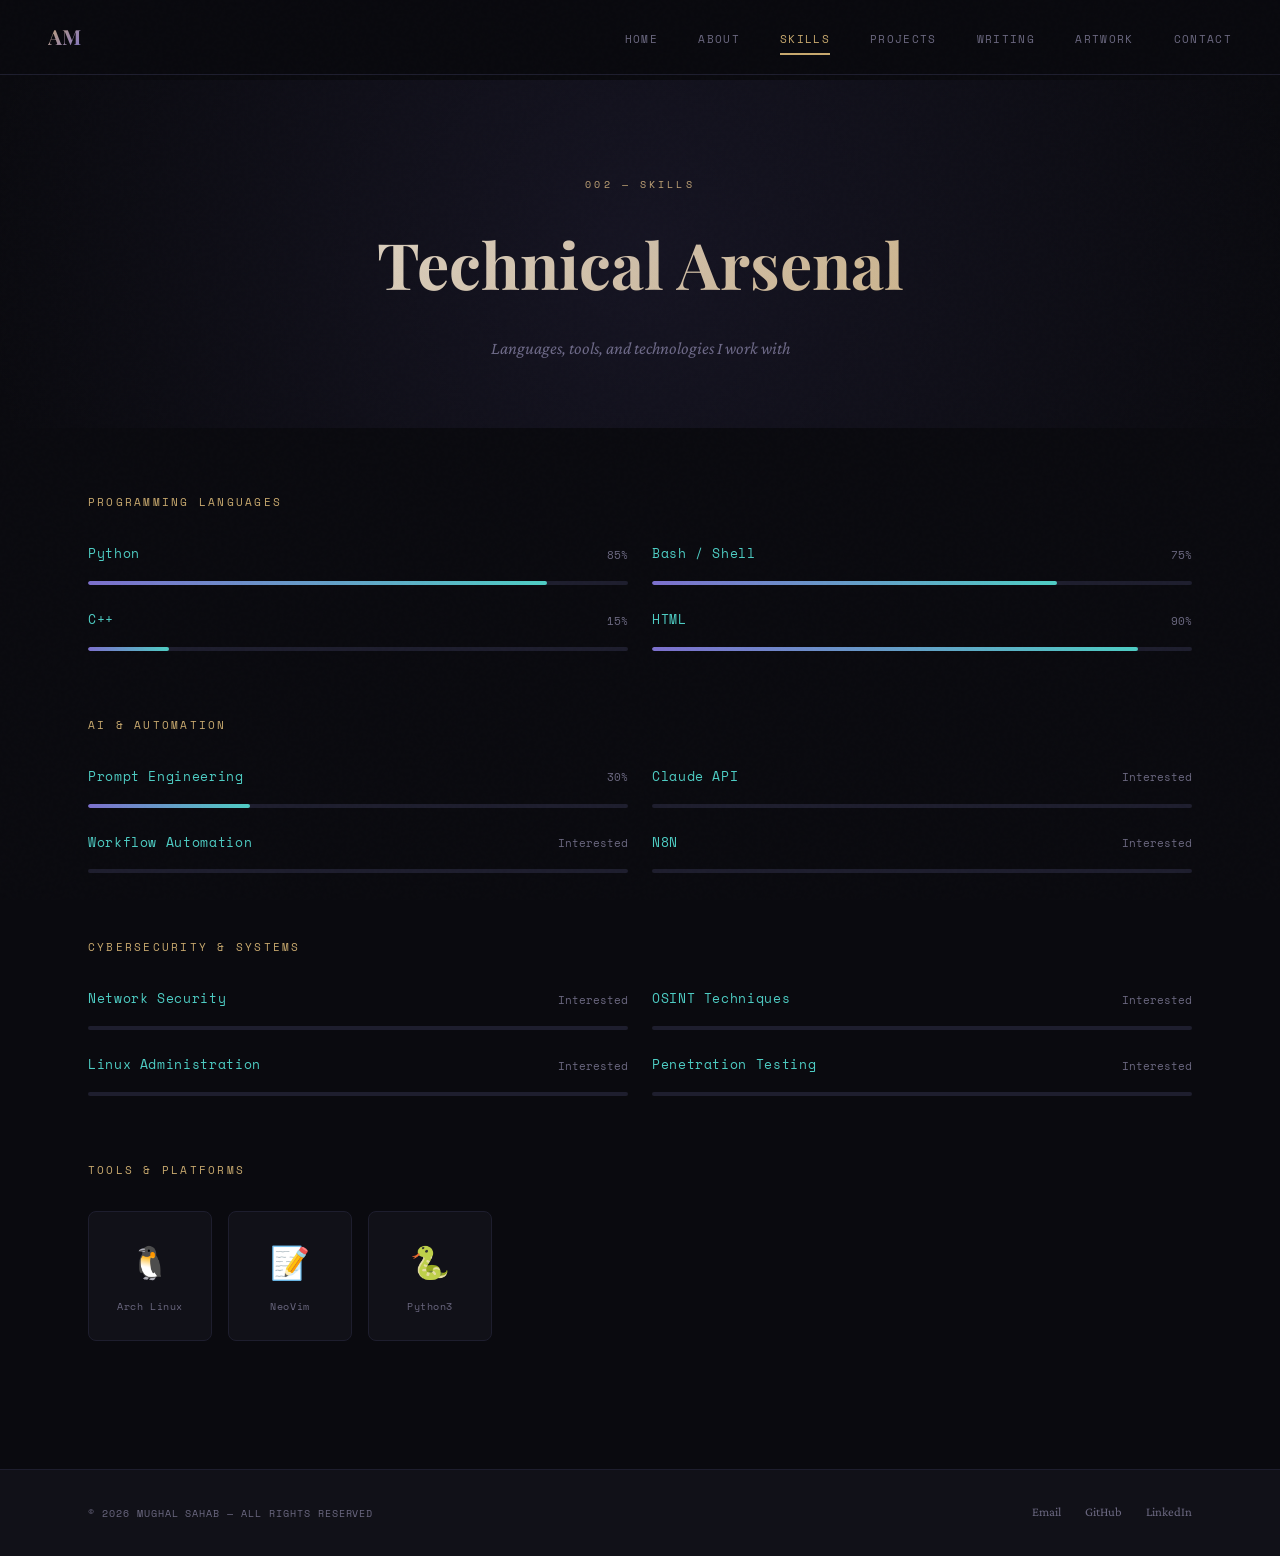
<file: skills.html>
<!DOCTYPE html>
<html lang="en">
	<head>
		<meta charset="UTF-8">
		<meta name="viewport" content="width=device-width, initial-scale=1.0">
		<title>Skills — Mughal Sahab</title>
		<link href="https://fonts.googleapis.com/css2?family=Playfair+Display:ital,wght@0,400;0,700;1,400&family=Space+Mono:wght@400;700&family=Crimson+Pro:ital,wght@0,300;0,400;1,300&display=swap" rel="stylesheet">
		<link rel="stylesheet" href="styles.css">
		<link rel="icon" type="ico" href="favicon.ico">
		<style>
			.skills-section {
				margin-bottom: 4rem;
			}
			
			.skills-category {
				font-family: 'Space Mono', monospace;
				font-size: 0.7rem;
				letter-spacing: 0.2em;
				text-transform: uppercase;
				color: var(--accent);
				margin-bottom: 2rem;
			}
			
			.skills-list {
				display: grid;
				grid-template-columns: repeat(2, 1fr);
				gap: 1.5rem;
				}<link rel="icon" type="image/png" href="favicon.png">
				
				.skill-item {
					background: var(--surface);
					border: 1px solid var(--border);
					border-radius: 10px;
					padding: 1.5rem;
					transition: all var(--transition);
				}
				
				.skill-item:hover {
					border-color: var(--code);
					transform: translateX(4px);
				}
				
				.skill-header {
					display: flex;
					justify-content: space-between;
					align-items: center;
					margin-bottom: 1rem;
				}
				
				.skill-name {
					font-family: 'Space Mono', monospace;
					font-size: 0.8rem;
					color: var(--code);
					letter-spacing: 0.05em;
				}
				
				.skill-pct {
					font-family: 'Space Mono', monospace;
					font-size: 0.7rem;
					color: var(--muted);
				}
				
				.skill-bar {
					height: 4px;
					background: var(--border);
					border-radius: 999px;
					overflow: hidden;
				}
				
				.skill-fill {
					height: 100%;
					background: linear-gradient(90deg, var(--accent2), var(--code));
					border-radius: 999px;
					width: 0;
					transition: width 1.2s cubic-bezier(0.4, 0, 0.2, 1);
				}
				
				.tools-grid {
					display: grid;
					grid-template-columns: repeat(auto-fill, minmax(120px, 1fr));
					gap: 1rem;
				}
				
				.tool-item {
					background: var(--surface);
					border: 1px solid var(--border);
					border-radius: 8px;
					padding: 1.5rem;
					text-align: center;
					transition: all var(--transition);
				}
				
				.tool-item:hover {
					border-color: var(--accent2);
					transform: translateY(-2px);
				}
				
				.tool-icon {
					font-size: 2rem;
					margin-bottom: 0.5rem;
				}
				
				.tool-name {
					font-family: 'Space Mono', monospace;
					font-size: 0.65rem;
					color: var(--muted);
					letter-spacing: 0.05em;
				}
				
				@media (max-width: 768px) {
					.skills-list {
						grid-template-columns: 1fr;
					}
				}
		</style>
	</head>
	<body>
		<nav>
			<a href="index.html" class="nav-logo">AM</a>
			<button class="mobile-menu-btn">☰</button>
			<ul class="nav-links">
				<li><a href="index.html">Home</a></li>
				<li><a href="about.html">About</a></li>
				<li><a href="skills.html">Skills</a></li>
				<li><a href="projects.html">Projects</a></li>
				<li><a href="writing.html">Writing</a></li>
				<li><a href="artwork.html">Artwork</a></li>
				<li><a href="contact.html">Contact</a></li>
			</ul>
		</nav>

		<main>
			<div class="page-header">
				<div class="section-tag">002 — Skills</div>
				<h1 class="section-title">Technical Arsenal</h1>
				<p class="section-subtitle">Languages, tools, and technologies I work with</p>
			</div>

			<section class="section-container">
				<div class="skills-section fade-in">
					<div class="skills-category">Programming Languages</div>
					<div class="skills-list">
						<div class="skill-item">
							<div class="skill-header">
								<span class="skill-name">Python</span>
								<span class="skill-pct">85%</span>
							</div>
							<div class="skill-bar">
								<div class="skill-fill" data-pct="85"></div>
							</div>
						</div>
						<div class="skill-item">
							<div class="skill-header">
								<span class="skill-name">Bash / Shell</span>
								<span class="skill-pct">75%</span>
							</div>
							<div class="skill-bar">
								<div class="skill-fill" data-pct="75"></div>
							</div>
						</div>
						<div class="skill-item">
							<div class="skill-header">
								<span class="skill-name">C++</span>
								<span class="skill-pct">15%</span>
							</div>
							<div class="skill-bar">
								<div class="skill-fill" data-pct="15"></div>
							</div>
						</div>
						<div class="skill-item">
							<div class="skill-header">
								<span class="skill-name">HTML</span>
								<span class="skill-pct">90%</span>
							</div>
							<div class="skill-bar">
								<div class="skill-fill" data-pct="90"></div>
							</div>
						</div>
					</div>
				</div>

				<div class="skills-section fade-in">
					<div class="skills-category">AI & Automation</div>
					<div class="skills-list">
						<div class="skill-item">
							<div class="skill-header">
								<span class="skill-name">Prompt Engineering</span>
								<span class="skill-pct">30%</span>
							</div>
							<div class="skill-bar">
								<div class="skill-fill" data-pct="30"></div>
							</div>
						</div>
						<div class="skill-item">
							<div class="skill-header">
								<span class="skill-name">Claude API</span>
								<span class="skill-pct">Interested</span>
							</div>
							<div class="skill-bar">
								<div class="skill-fill" data-pct="0"></div>
							</div>
						</div>
						<div class="skill-item">
							<div class="skill-header">
								<span class="skill-name">Workflow Automation</span>
								<span class="skill-pct">Interested</span>
							</div>
							<div class="skill-bar">
								<div class="skill-fill" data-pct="0"></div>
							</div>
						</div>
						<div class="skill-item">
							<div class="skill-header">
								<span class="skill-name">N8N</span>
								<span class="skill-pct">Interested</span>
							</div>
							<div class="skill-bar">
								<div class="skill-fill" data-pct="0"></div>
							</div>
						</div>
					</div>
				</div>

				<div class="skills-section fade-in">
					<div class="skills-category">Cybersecurity & Systems</div>
					<div class="skills-list">
						<div class="skill-item">
							<div class="skill-header">
								<span class="skill-name">Network Security</span>
								<span class="skill-pct">Interested</span>
							</div>
							<div class="skill-bar">
								<div class="skill-fill" data-pct="0"></div>
							</div>
						</div>
						<div class="skill-item">
							<div class="skill-header">
								<span class="skill-name">OSINT Techniques</span>
								<span class="skill-pct">Interested</span>
							</div>
							<div class="skill-bar">
								<div class="skill-fill" data-pct="0"></div>
							</div>
						</div>
						<div class="skill-item">
							<div class="skill-header">
								<span class="skill-name">Linux Administration</span>
								<span class="skill-pct">Interested</span>
							</div>
							<div class="skill-bar">
								<div class="skill-fill" data-pct="0"></div>
							</div>
						</div>
						<div class="skill-item">
							<div class="skill-header">
								<span class="skill-name">Penetration Testing</span>
								<span class="skill-pct">Interested</span>
							</div>
							<div class="skill-bar">
								<div class="skill-fill" data-pct="0"></div>
							</div>
						</div>
					</div>
				</div>

				<div class="skills-section fade-in">
					<div class="skills-category">Tools & Platforms</div>
					<div class="tools-grid">
						<div class="tool-item">
							<div class="tool-icon">🐧</div>
							<div class="tool-name">Arch Linux</div>
						</div>
						<div class="tool-item">
							<div class="tool-icon">📝</div>
							<div class="tool-name">NeoVim</div>
						</div>
						<div class="tool-item">
							<div class="tool-icon">🐍</div>
							<div class="tool-name">Python3</div>
						</div>
						<!--<div class="tool-item">
							<div class="tool-icon">🐳</div>
							<div class="tool-name">Docker</div>
						</div>
						<div class="tool-item">
							<div class="tool-icon">🔧</div>
							<div class="tool-name">Git</div>
						</div>
						<div class="tool-item">
							<div class="tool-icon">🖥️</div>
							<div class="tool-name">Tmux</div>
						</div>
						<div class="tool-item">
							<div class="tool-icon">🤖</div>
							<div class="tool-name">Claude API</div>
						</div>
						<div class="tool-item">
							<div class="tool-icon">⚡</div>
							<div class="tool-name">OpenAI API</div>
						</div>
						<div class="tool-item">
							<div class="tool-icon">🔗</div>
							<div class="tool-name">LangChain</div>
						</div>
						<div class="tool-item">
							<div class="tool-icon">📄</div>
							<div class="tool-name">PDF Parsing</div>
						</div>
						<div class="tool-item">
							<div class="tool-icon">🛡️</div>
							<div class="tool-name">Metasploit</div>
						</div>
						<div class="tool-item">
							<div class="tool-icon">🔍</div>
							<div class="tool-name">Wireshark</div>
						</div>
            <div class="tool-item">
							<div class="tool-icon">🎯</div>
							<div class="tool-name">TryHackMe</div>
						</div>
						<div class="tool-item">
							<div class="tool-icon">📊</div>
							<div class="tool-name">HackTheBox</div>
						</div>-->
					</div>
				</div>
			</section>
		</main>

		<footer>
			<div class="footer-content">
				<p class="footer-text">© 2026 Mughal Sahab — All rights reserved</p>
				<div class="footer-links">
					<a href="mailto:your@email.com">Email</a>
					<a href="https://github.com/" target="_blank">GitHub</a>
					<a href="https://linkedin.com/" target="_blank">LinkedIn</a>
				</div>
			</div>
		</footer>

		<script src="script.js"></script>
	</body>
</html>
</file>
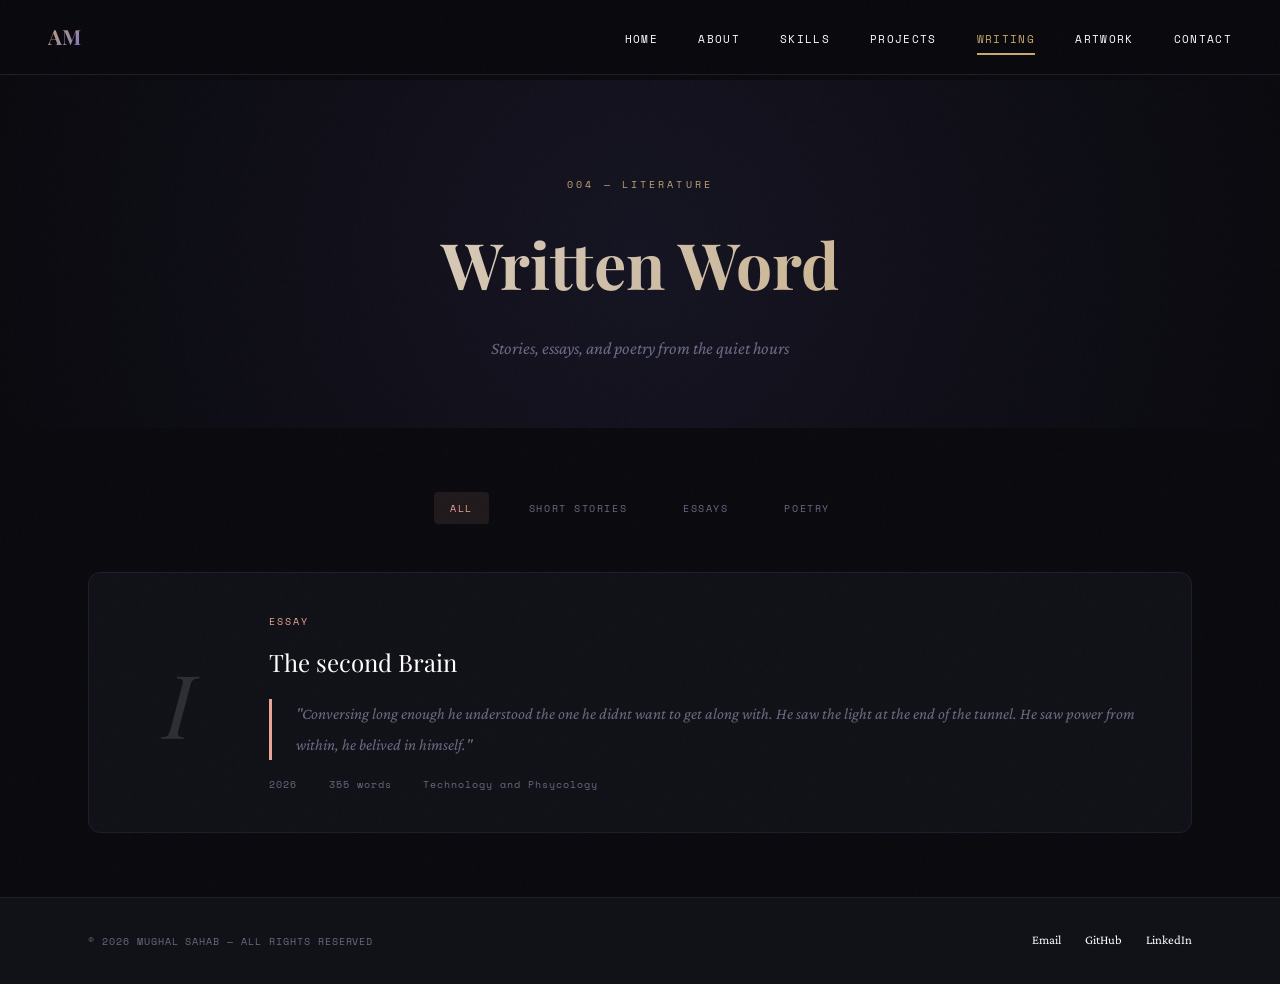
<file: writing.html>
<!DOCTYPE html>
<html lang="en">
	<head>
		<meta charset="UTF-8">
		<meta name="viewport" content="width=device-width, initial-scale=1.0">
		<title>Writing — Mughal Sahab</title>
		<link href="https://fonts.googleapis.com/css2?family=Playfair+Display:ital,wght@0,400;0,700;1,400&family=Space+Mono:wght@400;700&family=Crimson+Pro:ital,wght@0,300;0,400;1,300&display=swap" rel="stylesheet">
		<link rel="stylesheet" href="styles.css">
		<link rel="icon" type="ico" href="favicon.ico">
		<style>
			a:link {
				color: #FFFFFF;
				text-decoration: none; /* Removes the default underline */
			}
			
			/* 2. Visited link */
			a:visited {
				color: #FFFFFF;
			}
			
			/* 3. Mouse over link (Hover) */
			a:hover {
				color: #FFFFFF;
			}
			
			/* 4. Selected link (The exact moment it's clicked) */
			a:active {
				color: #FFFFFF;
			}
			
			.writing-filters {
				display: flex;
				gap: 1.5rem;
				justify-content: center;
				margin-bottom: 3rem;
				flex-wrap: wrap;
			}
			
			.filter-btn {
				font-family: 'Space Mono', monospace;
				font-size: 0.65rem;
				letter-spacing: 0.15em;
				text-transform: uppercase;
				color: var(--muted);
				background: none;
				border: none;
				cursor: pointer;
				padding: 0.5rem 1rem;
				border-radius: 4px;
				transition: all var(--transition);
			}
			
			.filter-btn:hover,
			.filter-btn.active {
				color: var(--lit);
				background: rgba(232,165,152,0.1);
			}
			
			.writing-grid {
				display: grid;
				gap: 2rem;
			}
			
			.writing-card {
				display: grid;
				grid-template-columns: 100px 1fr;
				gap: 2.5rem;
				padding: 2.5rem;
				background: var(--surface);
				border: 1px solid var(--border);
				border-radius: 12px;
				transition: all var(--transition);
				cursor: pointer;
			}
			
			.writing-card:hover {
				border-color: var(--lit);
				transform: translateX(8px);
			}
			
			.writing-type {
				font-family: 'Space Mono', monospace;
				font-size: 0.6rem;
				letter-spacing: 0.2em;
				text-transform: uppercase;
				color: var(--lit);
				margin-bottom: 0.8rem;
			}
			
			.writing-title {
				font-family: 'Playfair Display', serif;
				font-size: 1.5rem;
				margin-bottom: 1rem;
			}
			
			.writing-excerpt {
				font-style: italic;
				font-size: 1rem;
				color: var(--muted);
				border-left: 3px solid var(--lit);
				padding-left: 1.5rem;
				line-height: 1.9;
				margin-bottom: 1rem;
			}
			
			.writing-meta {
				display: flex;
				gap: 2rem;
				font-family: 'Space Mono', monospace;
				font-size: 0.6rem;
				color: var(--muted);
				letter-spacing: 0.1em;
			}
		</style>
	</head>
	<body>
		<nav>
			<a href="index.html" class="nav-logo">AM</a>
			<button class="mobile-menu-btn">☰</button>
			<ul class="nav-links">
				<li><a href="index.html">Home</a></li>
				<li><a href="about.html">About</a></li>
				<li><a href="skills.html">Skills</a></li>
				<li><a href="projects.html">Projects</a></li>
				<li><a href="writing.html">Writing</a></li>
				<li><a href="artwork.html">Artwork</a></li>
				<li><a href="contact.html">Contact</a></li>
			</ul>
		</nav>

		<main>
			<div class="page-header">
				<div class="section-tag">004 — Literature</div>
				<h1 class="section-title">Written Word</h1>
				<p class="section-subtitle">Stories, essays, and poetry from the quiet hours</p>
			</div>

			<section class="section-container">
				<div class="writing-filters">
					<button class="filter-btn active" data-filter="all">All</button>
					<button class="filter-btn" data-filter="short-story">Short Stories</button>
					<button class="filter-btn" data-filter="essay">Essays</button>
					<button class="filter-btn" data-filter="poetry">Poetry</button>
				</div>

				<div class="writing-grid fade-in">
					<a href="Essay/TheSecondBrain.html" class="content-item" data-category="essay">
						<div class="writing-card">
							<div class="writing-number"></div>
							<div>
								<div class="writing-type">Essay</div>
								<div class="writing-title">The second Brain</div>
								<div class="writing-excerpt">
									"Conversing long enough he understood the one he didnt want to get along with. He saw the light at the end of the tunnel. He saw power from within, he belived in himself."
								</div>
								<div class="writing-meta">
									<span>2026</span>
									<span>355 words</span>
									<span>Technology and Phsycology</span>
								</div>
							</div>
						</div>
					</a>

					<!--<div class="writing-card content-item" data-category="essay">
						<div class="writing-number"></div>
						<div>
							<div class="writing-type">Essay</div>
							<div class="writing-title">On Attention in the Age of Infinite Scroll</div>
							<div class="writing-excerpt">
								"To reclaim attention is not a productivity hack. It is an act of self-determination — a refusal to let the architecture of someone else's profit motive shape the contours of your inner life."
							</div>
							<div class="writing-meta">
								<span>2025</span>
								<span>1,800 words</span>
								<span>Technology</span>
							</div>
						</div>
					</div>

					<div class="writing-card content-item" data-category="poetry">
						<div class="writing-number"></div>
						<div>
							<div class="writing-type">Poetry</div>
							<div class="writing-title">Root Access</div>
							<div class="writing-excerpt">
								"Every system has a door / left slightly open by the one / who built it — who could not bear / to be entirely locked out / of what they made."
							</div>
							<div class="writing-meta">
								<span>2024</span>
								<span>14 lines</span>
								<span>Free Verse</span>
							</div>
						</div>
					</div>

					<div class="writing-card content-item" data-category="short-story">
						<div class="writing-number"></div>
						<div>
							<div class="writing-type">Short Story</div>
							<div class="writing-title">The Last Analog</div>
							<div class="writing-excerpt">
								"In a world where every thought was indexed and every memory stored in the cloud, she kept a paper journal. The act felt subversive — a quiet rebellion against the tyranny of the permanent record."
							</div>
							<div class="writing-meta">
								<span>2024</span>
								<span>3,100 words</span>
								<span>Speculative Fiction</span>
							</div>
						</div>
					</div>

					<div class="writing-card content-item" data-category="essay">
						<div class="writing-number"></div>
						<div>
							<div class="writing-type">Essay</div>
							<div class="writing-title">Why I Write Code and Poetry</div>
							<div class="writing-excerpt">
								"Programming and poetry share a surprising kinship. Both demand precision within constraint. Both reward elegance. Both are, at their core, acts of translation — converting the ineffable into something that can be executed, or felt."
							</div>
							<div class="writing-meta">
								<span>2023</span>
								<span>2,200 words</span>
								<span>Creative Process</span>
							</div>
						</div>
					</div>-->
				</div>
				<div class="no-writings-card hidden">
					<div>{}</div>
					<h3>Working on something, You just wait</h3>
				</div>
			</section>
		</main>

		<footer>
			<div class="footer-content">
				<p class="footer-text">© 2026 Mughal Sahab — All rights reserved</p>
				<div class="footer-links">
					<a href="mailto:ahmed.proffesion.acc@gmail.com">Email</a>
					<a href="https://github.com/Ahmed-Nadeem-Mughal" target="_blank">GitHub</a>
					<a href="https://linkedin.com/" target="_blank">LinkedIn</a>
				</div>
			</div>
		</footer>

		<script src="script.js"></script>
	</body>
</html>
</file>
<file: styles.css>
/* ── CSS VARIABLES & RESET ── */
*,
*::before,
*::after {
  box-sizing: border-box;
  margin: 0;
  padding: 0;
}

:root {
  --bg: #0a0a0f;
  --surface: #111118;
  --border: #1e1e2e;
  --accent: #c8a96e;
  --accent2: #7c6fcd;
  --text: #e8e4d9;
  --muted: #6b6880;
  --code: #4ecdc4;
  --lit: #e8a598;
  --art: #98c8a0;
  --transition: 0.3s cubic-bezier(0.4, 0, 0.2, 1);
}



a {
  text-decoration: none;
}



html {
  scroll-behavior: smooth;
}

body {
  background: var(--bg);
  color: var(--text);
  font-family: 'Crimson Pro', serif;
  font-size: 18px;
  line-height: 1.7;
  overflow-x: hidden;
  min-height: 100vh;
  display: flex;
  flex-direction: column;
}

/* Noise texture overlay */
body::before {
  content: '';
  position: fixed;
  inset: 0;
  background-image: url("data:image/svg+xml,%3Csvg viewBox='0 0 256 256' xmlns='http://www.w3.org/2000/svg'%3E%3Cfilter id='n'%3E%3CfeTurbulence type='fractalNoise' baseFrequency='0.9' numOctaves='4' stitchTiles='stitch'/%3E%3C/filter%3E%3Crect width='100%25' height='100%25' filter='url(%23n)' opacity='0.03'/%3E%3C/svg%3E");
  pointer-events: none;
  z-index: 1000;
  opacity: 0.4;
}

/* ── NAVIGATION ── */
nav {
  position: fixed;
  top: 0;
  width: 100%;
  z-index: 100;
  background: rgba(10, 10, 15, 0.85);
  backdrop-filter: blur(12px);
  border-bottom: 1px solid var(--border);
  padding: 1.2rem 3rem;
  display: flex;
  justify-content: space-between;
  align-items: center;
}

.nav-logo {
  font-family: 'Playfair Display', serif;
  font-size: 1.3rem;
  text-decoration: none;
  background: linear-gradient(135deg, var(--accent), var(--accent2));
  -webkit-background-clip: text;
  -webkit-text-fill-color: transparent;
  background-clip: text;
  font-weight: 700;
}

.nav-links {
  display: flex;
  gap: 2.5rem;
  list-style: none;
  align-items: center;
}

.nav-links a {
  font-family: 'Space Mono', monospace;
  font-size: 0.7rem;
  color: var(--muted);
  text-decoration: none;
  letter-spacing: 0.12em;
  text-transform: uppercase;
  transition: all var(--transition);
  padding: 0.5rem 0;
  position: relative;
}

.nav-links a::after {
  content: '';
  position: absolute;
  bottom: 0;
  left: 0;
  width: 0;
  height: 2px;
  background: var(--accent);
  transition: width var(--transition);
}

.nav-links a:hover::after,
.nav-links a.active::after {
  width: 100%;
}

.nav-links a:hover,
.nav-links a.active {
  color: var(--accent);
}

/* Mobile menu button */
.mobile-menu-btn {
  display: none;
  background: none;
  border: none;
  color: var(--text);
  font-size: 1.5rem;
  cursor: pointer;
  padding: 0.5rem;
}

/* ── MAIN CONTENT ── */
main {
  flex: 1;
  margin-top: 80px;
}

/* ── SECTION STYLES ── */
.section-container {
  max-width: 1200px;
  margin: 0 auto;
  padding: 4rem 3rem;
}

.section-header {
  text-align: center;
  margin-bottom: 4rem;
}

.section-tag {
  font-family: 'Space Mono', monospace;
  font-size: 0.65rem;
  letter-spacing: 0.3em;
  text-transform: uppercase;
  color: var(--accent);
  margin-bottom: 1rem;
}

.section-title {
  font-family: 'Playfair Display', serif;
  font-size: clamp(2.5rem, 5vw, 4rem);
  font-weight: 700;
  background: linear-gradient(135deg, var(--text), var(--accent));
  -webkit-background-clip: text;
  -webkit-text-fill-color: transparent;
  background-clip: text;
  margin-bottom: 1rem;
}

.section-subtitle {
  font-size: 1.1rem;
  color: var(--muted);
  max-width: 600px;
  margin: 0 auto;
  font-style: italic;
}

/* ── GRID LAYOUTS ── */
.grid-2 {
  display: grid;
  grid-template-columns: repeat(2, 1fr);
  gap: 3rem;
}

.grid-3 {
  display: grid;
  grid-template-columns: repeat(3, 1fr);
  gap: 2rem;
}

.grid-4 {
  display: grid;
  grid-template-columns: repeat(4, 1fr);
  gap: 1rem;

}

/* ── CARDS ── */
.card {
  background: var(--surface);
  border: 1px solid var(--border);
  border-radius: 12px;
  padding: 2rem;
  transition: all var(--transition);
  position: relative;
  overflow: hidden;
}

.card::before {
  content: '';
  position: absolute;
  inset: 0;
  background: linear-gradient(135deg, rgba(124, 111, 205, 0.05), transparent);
  opacity: 0;
  transition: opacity var(--transition);
}

.card:hover {
  transform: translateY(-4px);
  border-color: var(--accent2);
}

.card:hover::before {
  opacity: 1;
}

/* ── BUTTONS ── */
.btn {
  display: inline-flex;
  align-items: center;
  gap: 0.75rem;
  padding: 0.75rem 1.5rem;
  font-family: 'Space Mono', monospace;
  font-size: 0.65rem;
  letter-spacing: 0.12em;
  text-transform: uppercase;
  text-decoration: none;
  border-radius: 8px;
  transition: all var(--transition);
  cursor: pointer;
  border: 1px solid var(--accent);
  background: transparent;
  color: var(--accent);
}

.btn:hover {
  background: var(--accent);
  color: var(--bg);
  transform: translateY(-2px);
}

.btn-primary {
  background: linear-gradient(135deg, var(--accent), var(--accent2));
  border: none;
  color: var(--bg);
  font-weight: 700;
}

.btn-primary:hover {
  transform: translateY(-2px);
  box-shadow: 0 10px 30px rgba(200, 169, 110, 0.3);
}

/* ── PAGE HEADER ── */
.page-header {
  text-align: center;
  padding: 6rem 2rem 4rem;
  position: relative;
  overflow: hidden;
}

.page-header::before {
  content: '';
  position: absolute;
  inset: 0;
  background: radial-gradient(circle at 50% 50%, rgba(124, 111, 205, 0.1), transparent);
}

/* ── FOOTER ── */
footer {
  border-top: 1px solid var(--border);
  background: var(--surface);
  margin-top: auto;
}

.footer-content {
  max-width: 1200px;
  margin: 0 auto;
  padding: 2rem 3rem;
  display: flex;
  justify-content: space-between;
  align-items: center;
}

.footer-text {
  font-family: 'Space Mono', monospace;
  font-size: 0.6rem;
  letter-spacing: 0.1em;
  color: var(--muted);
  text-transform: uppercase;
}

.footer-links {
  display: flex;
  gap: 1.5rem;
}

.footer-links a {
  color: var(--muted);
  text-decoration: none;
  font-size: 0.8rem;
  transition: color var(--transition);
}

.footer-links a:hover {
  color: var(--accent);
}

/* ── ANIMATIONS ── */
.fade-in {
  opacity: 0;
  transform: translateY(30px);
  transition: opacity 0.7s ease, transform 0.7s ease;
}

.fade-in.visible {
  opacity: 1;
  transform: translateY(0);
}

/* ── RESPONSIVE ── */
@media (max-width: 768px) {
  nav {
    padding: 1rem 1.5rem;
  }

  .nav-links {
    display: none;
    position: fixed;
    top: 70px;
    left: 0;
    right: 0;
    background: var(--surface);
    flex-direction: column;
    padding: 2rem;
    border-bottom: 1px solid var(--border);
  }

  .nav-links.active {
    display: flex;
  }

  .mobile-menu-btn {
    display: block;
  }

  .section-container {
    padding: 3rem 1.5rem;
  }

  .grid-2,
  .grid-3 {
    grid-template-columns: 1fr;
  }

  .footer-content {
    flex-direction: column;
    gap: 1rem;
    text-align: center;
  }
}

/* Hide items that don't match the active filter */
.content-item.hidden {
  display: none;
}

.no-projects-card,
.no-writings-card,
.no-art-card {
  grid-column: 1 / -1;
  /* Spans across both grid columns */
  text-align: center;
  padding: 4rem 2rem;
  border: 1px dashed var(--muted);
  /* Techy dashed outline */
  border-radius: 12px;
  background: var(--surface);
  color: var(--muted);
  display: flex;
  flex-direction: column;
  align-items: center;
  justify-content: center;
  gap: 1rem;
}

.no-projects-card h5,
.no-writings-card h5,
.no-art-card h5 {
  font-family: 'Playfair Display', serif;
  font-size: 1.1rem;
  letter-spacing: 0.05em;
}

/* Hard override to make sure hidden works universally */
.hidden {
  display: none !important;
}

/* ——— THE FIXED TRANSPARENT ROMAN NUMERAL ——— */
.writing-number {
  font-family: 'Playfair Display', serif;
  /* Restores editorial serif typography */
  font-style: italic;
  /* Premium literary slant */
  font-size: 5.5rem;
  /* 🔥 Bumped up from 3.5rem to command presence */
  line-height: 1;
  /* Clean bounding box alignment */
  color: #ffffff;
  /* Crisp white baseline */
  opacity: 0.12;
  /* Softened slightly for an elegant watermark look */

  /*  THE FIX Spans the full height of the card and centers perfectly */
  display: flex;
  align-items: center;
  justify-content: center;
  height: 100%;
  text-align: center;
  user-select: none;
  /* Prevents accidental selection highlighting */
}


/* ==========================================================================
   FEATURED ARTWORK SPLIT LAYOUT
   ========================================================================== */

/* Redefining how the featured container handles its internal structure */
.art-piece.featured {
  grid-column: span 4 !important;
  /* Forces it to occupy the full gallery row span elegantly */
  aspect-ratio: auto;
  display: grid;
  grid-template-columns: 1.2fr 1fr;
  /* Image takes slightly more space, text takes the rest */
  background: var(--surface);
  /* Keeps card background consistency */
  cursor: pointer;
  overflow: hidden;
}

/* Fixes image sizing inside the split grid layout column boundary */
.art-piece.featured .art-image {
  width: 100%;
  height: 100%;
  object-fit: cover;
}

/* Side Metadata Styling Container */
.featured-side-metadata {
  display: flex;
  flex-direction: column;
  justify-content: center;
  /* Centers text vertically next to your artwork */
  padding: 3rem;
  background: transparent;
}

/* Match the standard caption rules but ensure text color pops natively on the panel background */
.featured-side-metadata .art-title {
  font-family: 'Playfair Display', serif;
  font-size: 1.8rem;
  /* Bumps up the featured title size a bit for emphasis */
  margin-bottom: 0.75rem;
  color: var(--text);
}

.featured-side-metadata .art-details {
  font-family: 'Space Mono', monospace;
  font-size: 0.65rem;
  color: var(--art);
  letter-spacing: 0.1em;
  text-transform: uppercase;
  margin-bottom: 1rem;
}

.featured-side-metadata .art-caption {
  color: var(--muted);
  font-size: 0.95rem;
  font-style: italic;
  line-height: 1.6;
}

/* Ensure the text hides and displays like a regular card overlay when 'featured' is stripped */
.art-piece:not(.featured) .featured-side-metadata {
  position: absolute;
  inset: 0;
  background: linear-gradient(to top, rgba(0, 0, 0, 0.95) 0%, transparent 50%);
  opacity: 0;
  transition: opacity 0.3s;
  display: flex;
  flex-direction: column;
  justify-content: flex-end;
  padding: 2rem;
}

.art-piece:not(.featured):hover .featured-side-metadata {
  opacity: 1;
}

/* Match typography sizes to standard layout items when unfeatured */
.art-piece:not(.featured) .featured-side-metadata .art-title {
  font-size: 1.3rem;
  margin-bottom: 0.5rem;
}

.art-piece:not(.featured) .featured-side-metadata .art-details {
  margin-bottom: 0px;
}

/* Mobile responsive fallback so it stacks cleanly on smaller phone screens */
@media (max-width: 768px) {
  .art-piece.featured {
    grid-template-columns: 1fr;
  }

  .featured-side-metadata {
    padding: 2rem;
  }
}

/*About Page Image*/
/* .image-placeholder {
  background-image: url('../../Downloads/About-IMG.jpeg');
  background-size: cover;
  background-position: center;
  width: 400px;
  height: 200px;
}*/
</file>
